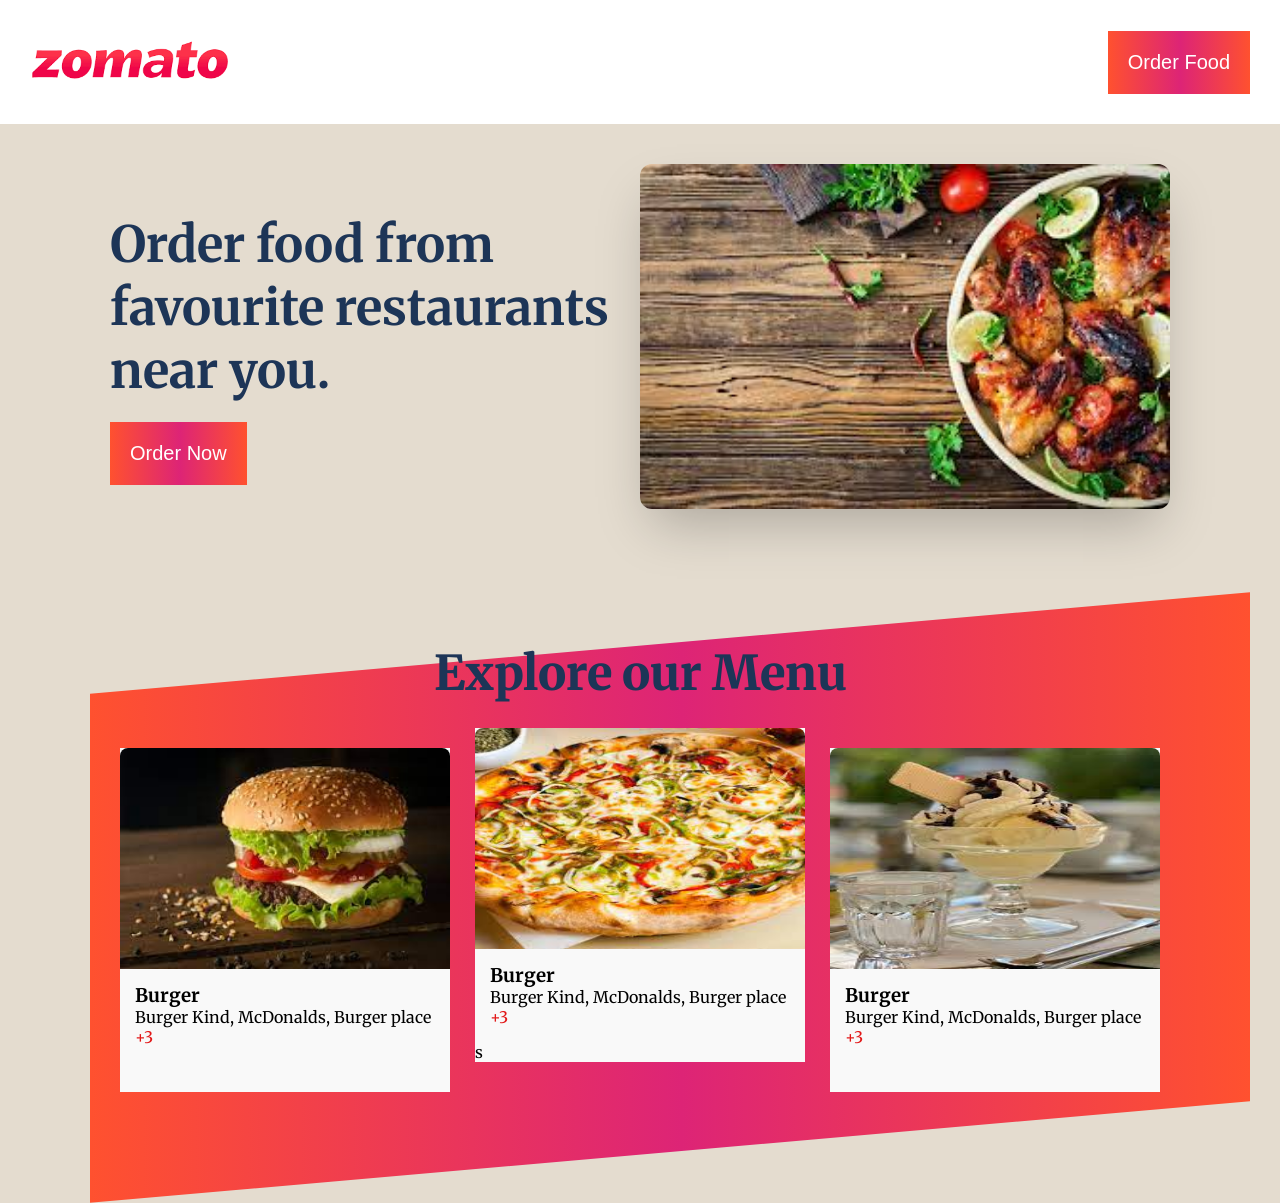
<file: index.html>
<!DOCTYPE html>
<html>
  <head>
    <meta name = "viewport" content = "Width = device-width, initial-scale=1.0">
    <link rel="preconnect" href="https://fonts.googleapis.com">
<link rel="preconnect" href="https://fonts.gstatic.com" crossorigin>
<link href="https://fonts.googleapis.com/css2?family=Merriweather:ital,wght@0,300;0,400;0,700;0,900;1,300;1,400;1,700;1,900&display=swap" rel="stylesheet">
    <link rel="stylesheet" href="stylee.css">
    <title></title>
  </head>
  <body>
     <header class "headd">
       <nav class = "navbar">
         <div class="navbar_brand">
           <img src="assets/logo.png" alt="logo" class="navbar_logo"width="100px" height="100px">
         </div>
         <div class="navbar_nav_items">
           <button class="nav_item button_primary">Order Food</button>
         </div>
     </header>
     <main class="container">
       <section class="hero_container">
         <div class="hero_img_container">
           <img src="assets/hero.jpg" alt="hero image" class="hero_image">
         </div>
         <div class="hero_description">
           <h1 class="hero_text">Order food from favourite restaurants near you.</h1>
           <button class="button_primary">Order Now</button>
         </div>
       </section>
         <!--explore menu-->
         <br>
         <br>
         <br>
         <br>
      <section class="explore_menu_container">
         <h1 class="explore_menu_text">Explore our Menu</h1>
         <div class="explore_menu_gradientbg">

         </div>
         <div class="explore_menu_lists">
           <!--Burger-->
           <div class="food_Card">
             <div class="food_Card_image_Container">
               <img src="assets/burger.jpg" alt="burger" class="food_image">
             </div>
             <div class="food_Card_description">
                <h3 class="food_title">Burger</h3>
                <p>Burger Kind, McDonalds, Burger place <span style="color: #E21818;">+3</p>
             </div>
           </div>
           <!--pizza-->
           <div class="food_Card" id="pizza_Card">
             <div class="food_Card_image_Container">
               <img src="assets/download.jpg" alt="pizza" class="food_image">
             </div>
             <div class="food_Card_description">
                <h3 class="food_title">Burger</h3>
                <p>Burger Kind, McDonalds, Burger place <span style="color: #E21818;">+3</p>
             </div>s
           </div>
          <!--ice cream-->
          <div class="food_Card" id="ice_Cream">
            <div class="food_Card_image_Container">
              <img src="assets/ice cream.jpg" alt="ice cream" class="food_image">
            </div>
            <div class="food_Card_description">
               <h3 class="food_title">Burger</h3>
               <p>Burger Kind, McDonalds, Burger place <span style="color: #E21818;">+3</p>
            </div>
          </div>
         </div>
      </section>
     </main>
  </body>
</html>
</file>
<file: stylee.css>
* {
    margin: 0;
    padding: 0;
}

body {
  font-family: 'Merriweather', serif;
  background-color: #E4DCCF;
}

header {
  background-color: #ffffff;
}

.navbar {
  display: flex;
  align-items: center;
  justify-content: space-around;
}

.navbar_brand {
  width: 100px;
}

.navbar_logo {
  width : 100%;
}

.button_primary {
  background-image: linear-gradient(to right, #ff512f 0%, #dd2476 51%, #ff512f 100%);
  color: #fff;
  border: none;
  padding: 12px;
  border radius : 6px;
  font-weight: 600px;
}

.headd {
  background-color: #ffffff;
}

.container {
  max-width: 100%;
  padding: 20px;
  margin: 0 auto;
}

.button_primary:hover {
  border: 3px solid #000;
  cursor: pointer;
}

.hero_img_container {
  width: 100%;
}

.hero_image {
  width:100%;
  border-radius: 12px;
  box-shadow: 0 25px 50px -12px rgba(0, 0, 0, 0.25);
}

.hero_text {
  font-weight: 800px;
  font-size: 30px;
  margin: 20px 0;
  color: #1d3557
}

.food_Card {
  background-color: #F9F9F9;
}

.food_Card_description {
  padding: 15px;

}

.food_Card_image_Container {
  width: 100%;

}
.food_image {
  width: 100%;
  border-radius: 8px 8px 0 0;
}

.explore_menu_text {
  margin-top: 30px;
  margin-bottom: 20px;
  text-align: center;
  font-size: 30px;
  color: #1d3557;
  font-weight: 800;
}

 @media (min-width: 768px) {

   .explore_menu_container {
     position: relative;
   }

 .explore_menu_gradientbg {
     top: 0;
     left: 0;
     width: 100%;
     height: 100%;
     position: absolute;
     width: 100%;
     background-image: linear-gradient(to right, #ff512f 0%, #dd2476 51%, #ff512f 100%);
     z-index: -3;
     transform: skewY(-5deg);
     padding: 30px
 }

#ice_Cream {
  padding-bottom: 1px;
}

   .explore_menu_lists {
     display: flex;
     gap: 15px;
     margin-top: 45px;
     padding: 0 30px
     }

.food_Card_image_Container {
  height: 221px;
}

.food_image {
  height: 100%;
}

#pizza_Card {
  margin-top: -20px;
  margin-bottom: 30px;
}

     .navbar {
       justify-content: space-between;
       padding: 10px 30px;
     }

     .hero_container {
       margin: 20px;
       display: flex;
       flex-direction: row-reverse;
       align-items: center;
     }
 }

@media (min-width: 1024px) {
  .container {
    max-width: 1100px;
  }
  .explore_menu_lists {
    gap: 25px;
  }
  .navbar_brand {
    width : 200px;
  }
  .button_primary {
    padding: 20px;
    font-size: 20px;
  }
     .hero_description {
       width: 100%;
     }

    .hero_text {
      font-size: 50px;

    }
    .food_Card_image_Container {
      width: 330px;
    }
    .food_image {
      width: 100%;
    }

    .explore_menu_text {
      font-size: 48px;
    }

}
</file>
